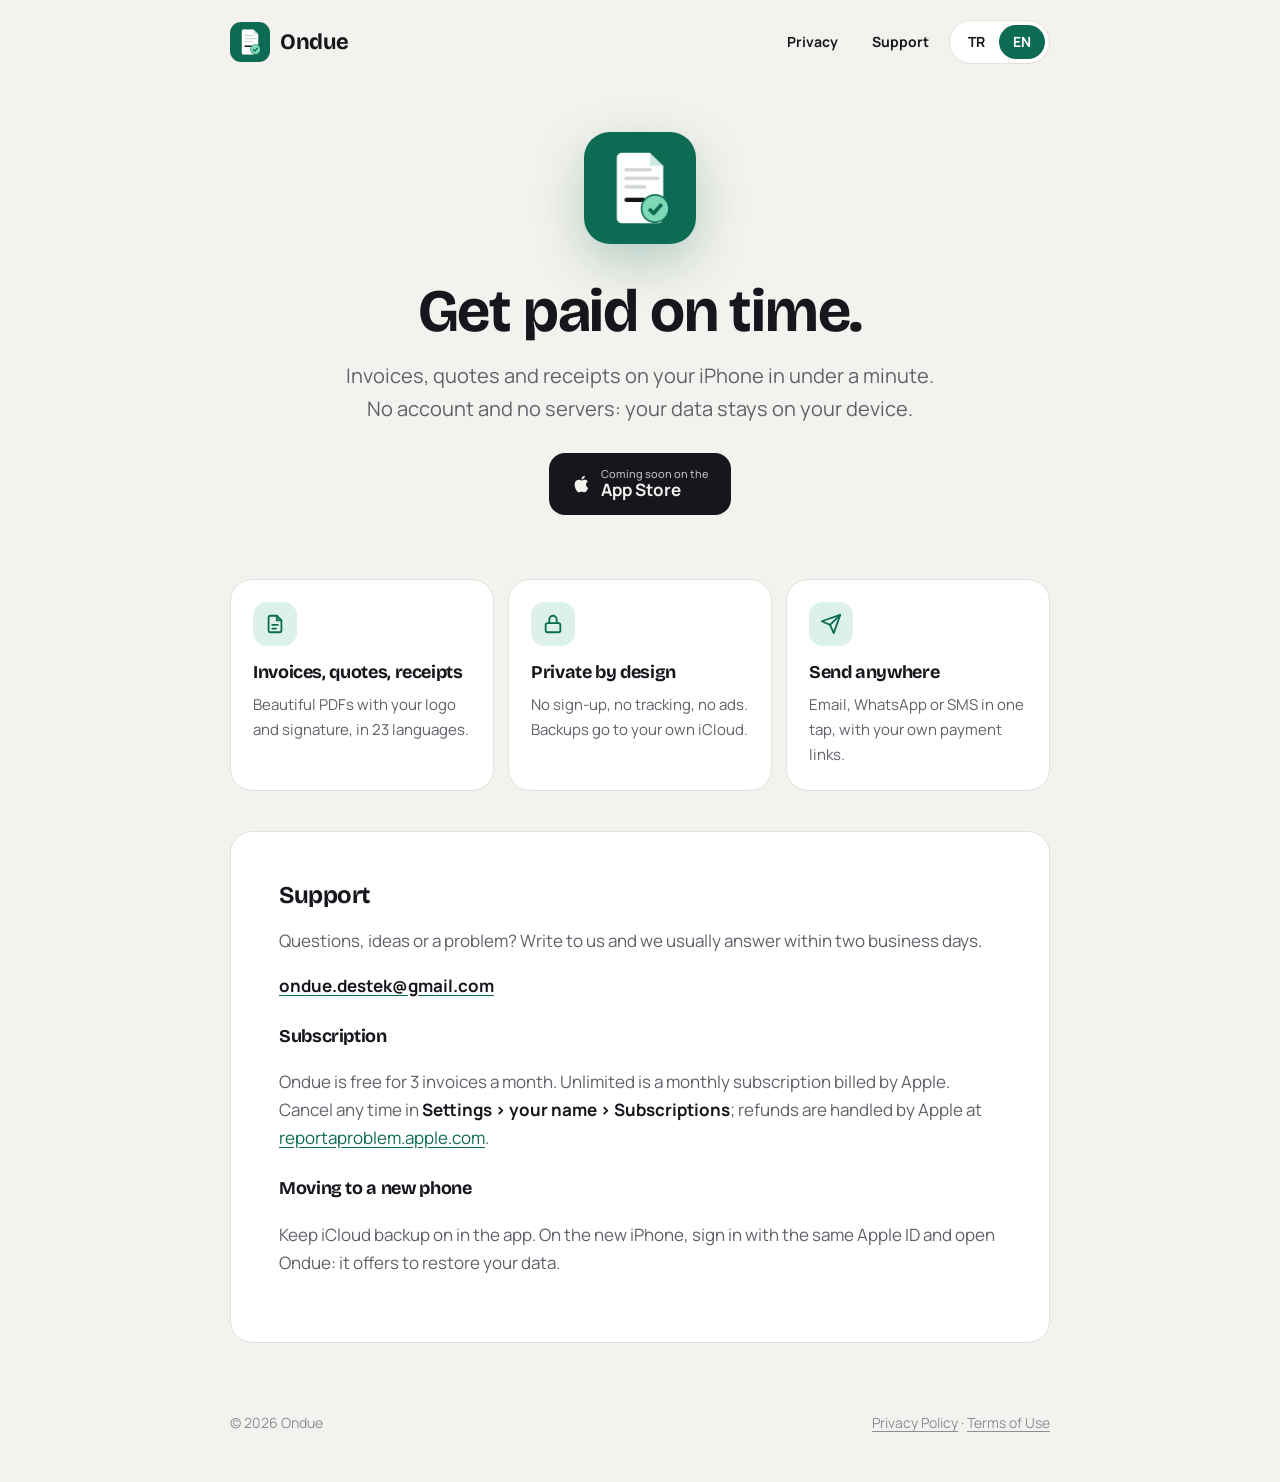
<file: index.html>
<!doctype html>
<html lang="en" data-lang="en">
<head>
  <meta charset="utf-8" />
  <meta name="viewport" content="width=device-width, initial-scale=1" />
  <title>Ondue: Invoices, quotes & receipts</title>
  <meta name="title-en" content="Ondue: Invoices, quotes & receipts" />
  <meta name="title-tr" content="Ondue: Fatura, teklif ve makbuz" />
  <meta name="description" content="Ondue makes invoices, quotes and receipts on your iPhone. No account, no servers: your data stays on your device." />
  <meta name="theme-color" content="#0E6B53" />
  <meta property="og:title" content="Ondue" />
  <meta property="og:description" content="Invoices, quotes and receipts on your iPhone. Your data stays on your device." />
  <meta property="og:image" content="logo.png" />
  <link rel="icon" href="favicon.png" />
  <link rel="apple-touch-icon" href="logo.png" />
  <link rel="preconnect" href="https://fonts.googleapis.com" />
  <link rel="preconnect" href="https://fonts.gstatic.com" crossorigin />
  <link href="https://fonts.googleapis.com/css2?family=Bricolage+Grotesque:opsz,wght@12..96,700&family=Manrope:wght@400;500;700&display=swap" rel="stylesheet" />
  <link rel="stylesheet" href="style.css" />
  <script src="lang.js"></script>
</head>
<body>
  <header class="top">
    <div class="wrap">
      <a class="brand" href="./"><img src="logo.png" alt="" width="40" height="40" /><span>Ondue</span></a>
      <nav class="nav">
        <a href="privacy.html"><span lang-block="en">Privacy</span><span lang-block="tr">Gizlilik</span></a>
        <a href="#support"><span lang-block="en">Support</span><span lang-block="tr">Destek</span></a>
        <div class="lang" role="group" aria-label="Language"><button data-lang="tr" aria-pressed="false">TR</button><button data-lang="en" aria-pressed="true">EN</button></div>
      </nav>
    </div>
  </header>

  <main class="wrap">
    <section class="hero">
      <img class="icon" src="logo.png" alt="Ondue" width="112" height="112" />
      <div lang-block="en">
        <h1>Get paid on time.</h1>
        <p class="lead">Invoices, quotes and receipts on your iPhone in under a minute. No account and no servers: your data stays on your device.</p>
      </div>
      <div lang-block="tr">
        <h1>Paranı zamanında al.</h1>
        <p class="lead">Fatura, teklif ve makbuzu iPhone'unda bir dakikada hazırla. Hesap yok, sunucu yok: verilerin cihazında kalır.</p>
      </div>
      <span class="badge" aria-label="App Store">
        <svg width="22" height="22" viewBox="0 0 24 24" fill="currentColor" aria-hidden="true"><path d="M16.37 12.6c-.02-2.3 1.88-3.4 1.97-3.46-1.07-1.57-2.74-1.78-3.33-1.8-1.42-.14-2.77.83-3.49.83-.72 0-1.83-.81-3-.79-1.55.02-2.97.9-3.77 2.28-1.6 2.78-.41 6.9 1.15 9.15.76 1.1 1.67 2.34 2.86 2.3 1.15-.05 1.58-.74 2.97-.74 1.38 0 1.77.74 2.98.72 1.23-.02 2.01-1.12 2.76-2.23.87-1.28 1.23-2.51 1.25-2.58-.03-.01-2.4-.92-2.42-3.65zM14.1 5.86c.63-.77 1.06-1.83.94-2.89-.91.04-2.01.61-2.66 1.37-.58.67-1.09 1.76-.96 2.8 1.02.08 2.05-.52 2.68-1.28z"/></svg>
        <span lang-block="en"><small>Coming soon on the</small>App Store</span>
        <span lang-block="tr"><small>Yakında</small>App Store'da</span>
      </span>
    </section>

    <section class="grid" aria-label="Features">
      <div class="card">
        <div class="dot"><svg viewBox="0 0 24 24" fill="none" stroke="currentColor" stroke-width="2" stroke-linecap="round" stroke-linejoin="round"><path d="M14 3H7a2 2 0 0 0-2 2v14a2 2 0 0 0 2 2h10a2 2 0 0 0 2-2V8z"/><path d="M14 3v5h5M9 13h6M9 17h4"/></svg></div>
        <h3 lang-block="en">Invoices, quotes, receipts</h3><h3 lang-block="tr">Fatura, teklif, makbuz</h3>
        <p lang-block="en">Beautiful PDFs with your logo and signature, in 23 languages.</p>
        <p lang-block="tr">Logon ve imzanla şık PDF'ler, 23 dilde.</p>
      </div>
      <div class="card">
        <div class="dot"><svg viewBox="0 0 24 24" fill="none" stroke="currentColor" stroke-width="2" stroke-linecap="round" stroke-linejoin="round"><rect x="4" y="11" width="16" height="10" rx="2"/><path d="M8 11V7a4 4 0 0 1 8 0v4"/></svg></div>
        <h3 lang-block="en">Private by design</h3><h3 lang-block="tr">Gizlilik esaslı</h3>
        <p lang-block="en">No sign-up, no tracking, no ads. Backups go to your own iCloud.</p>
        <p lang-block="tr">Üyelik yok, takip yok, reklam yok. Yedekler senin iCloud'una gider.</p>
      </div>
      <div class="card">
        <div class="dot"><svg viewBox="0 0 24 24" fill="none" stroke="currentColor" stroke-width="2" stroke-linecap="round" stroke-linejoin="round"><path d="M22 2 11 13"/><path d="M22 2 15 22l-4-9-9-4z"/></svg></div>
        <h3 lang-block="en">Send anywhere</h3><h3 lang-block="tr">Her yerden gönder</h3>
        <p lang-block="en">Email, WhatsApp or SMS in one tap, with your own payment links.</p>
        <p lang-block="tr">E-posta, WhatsApp ya da SMS ile tek dokunuşta, kendi ödeme linklerinle.</p>
      </div>
    </section>

    <section id="support" class="doc">
      <h2 lang-block="en" style="margin-top:0">Support</h2>
      <h2 lang-block="tr" style="margin-top:0">Destek</h2>
      <p lang-block="en">Questions, ideas or a problem? Write to us and we usually answer within two business days.</p>
      <p lang-block="tr">Sorun, soru ya da önerin mi var? Bize yaz, genellikle iki iş günü içinde dönüyoruz.</p>
      <p><a href="mailto:ondue.destek@gmail.com"><strong>ondue.destek@gmail.com</strong></a></p>
      <h3 lang-block="en">Subscription</h3><h3 lang-block="tr">Abonelik</h3>
      <p lang-block="en">Ondue is free for 3 invoices a month. Unlimited is a monthly subscription billed by Apple. Cancel any time in <strong>Settings › your name › Subscriptions</strong>; refunds are handled by Apple at <a href="https://reportaproblem.apple.com">reportaproblem.apple.com</a>.</p>
      <p lang-block="tr">Ondue ayda 3 faturaya kadar ücretsizdir. Sınırsız kullanım, Apple üzerinden faturalanan aylık bir aboneliktir. İstediğin zaman <strong>Ayarlar › adın › Abonelikler</strong>'den iptal edebilirsin. İadeleri Apple <a href="https://reportaproblem.apple.com">reportaproblem.apple.com</a> üzerinden yapar.</p>
      <h3 lang-block="en">Moving to a new phone</h3><h3 lang-block="tr">Yeni telefona geçiş</h3>
      <p lang-block="en">Keep iCloud backup on in the app. On the new iPhone, sign in with the same Apple ID and open Ondue: it offers to restore your data.</p>
      <p lang-block="tr">Uygulamada iCloud yedeğini açık tut. Yeni iPhone'da aynı Apple kimliğiyle giriş yapıp Ondue'yu açtığında verilerini geri yüklemeyi önerir.</p>
    </section>
  </main>

  <footer>
    <div class="wrap">
      <span>© 2026 Ondue</span>
      <span><a href="privacy.html"><span lang-block="en">Privacy Policy</span><span lang-block="tr">Gizlilik Politikası</span></a> · <a href="https://www.apple.com/legal/internet-services/itunes/dev/stdeula/"><span lang-block="en">Terms of Use</span><span lang-block="tr">Kullanım Koşulları</span></a></span>
    </div>
  </footer>
</body>
</html>
</file>
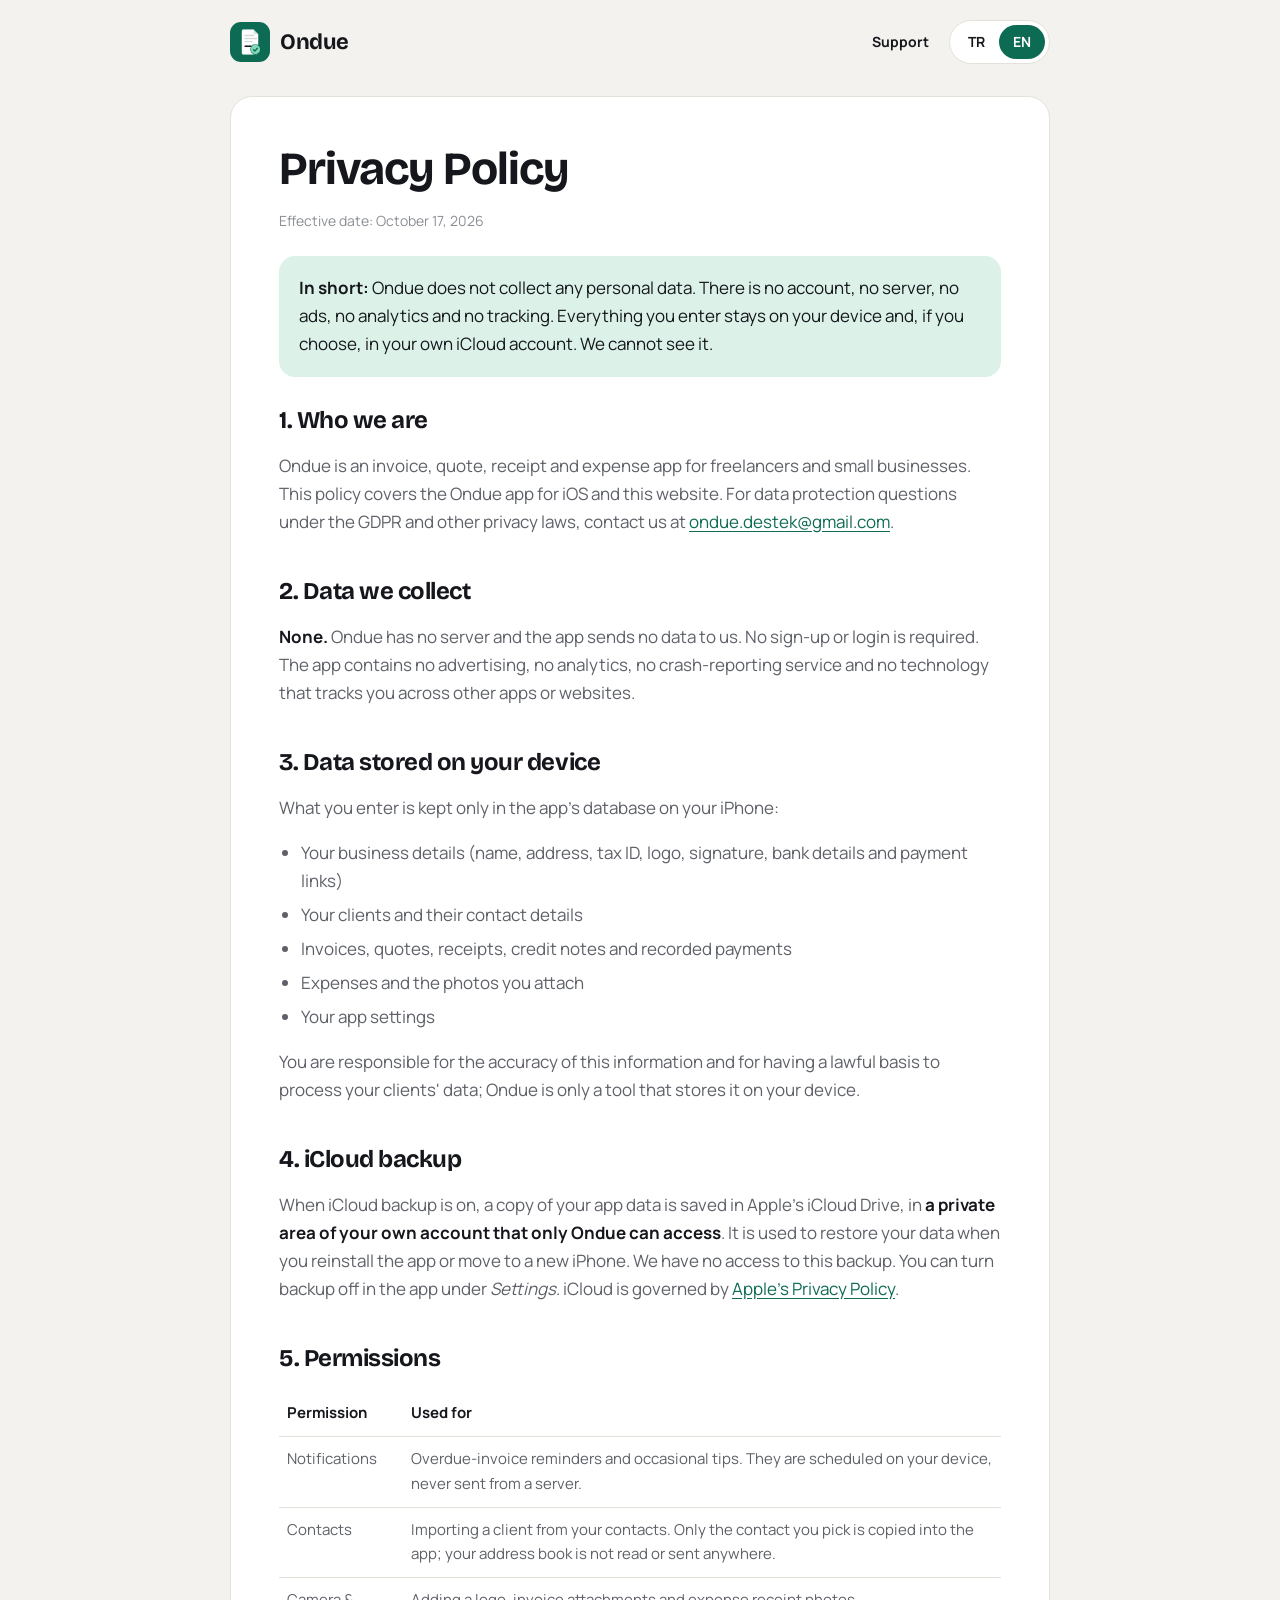
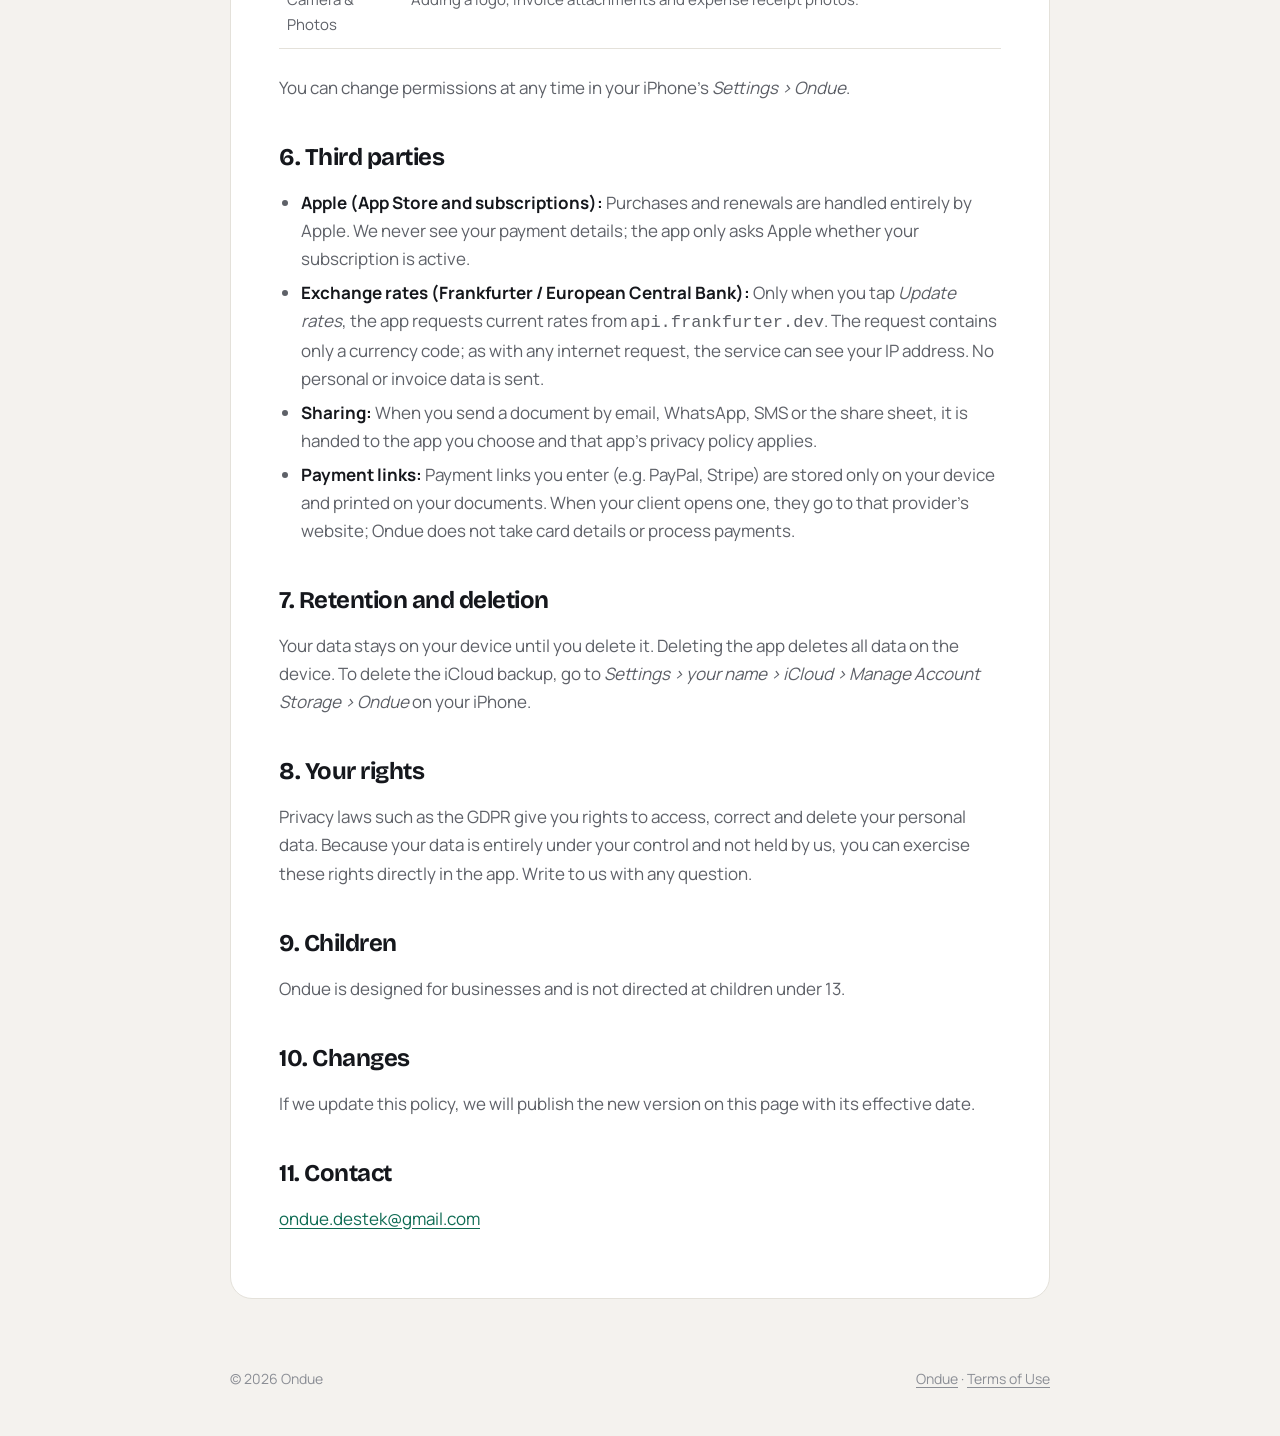
<file: privacy.html>
<!doctype html>
<html lang="en" data-lang="en">
<head>
  <meta charset="utf-8" />
  <meta name="viewport" content="width=device-width, initial-scale=1" />
  <title>Privacy Policy · Ondue</title>
  <meta name="title-en" content="Privacy Policy · Ondue" />
  <meta name="title-tr" content="Gizlilik Politikası · Ondue" />
  <meta name="description" content="Ondue does not collect personal data. Everything stays on your device and in your own iCloud." />
  <meta name="theme-color" content="#0E6B53" />
  <link rel="icon" href="favicon.png" />
  <link rel="apple-touch-icon" href="logo.png" />
  <link rel="preconnect" href="https://fonts.googleapis.com" />
  <link rel="preconnect" href="https://fonts.gstatic.com" crossorigin />
  <link href="https://fonts.googleapis.com/css2?family=Bricolage+Grotesque:opsz,wght@12..96,700&family=Manrope:wght@400;500;700&display=swap" rel="stylesheet" />
  <link rel="stylesheet" href="style.css" />
  <script src="lang.js"></script>
</head>
<body>
  <header class="top">
    <div class="wrap">
      <a class="brand" href="./"><img src="logo.png" alt="" width="40" height="40" /><span>Ondue</span></a>
      <nav class="nav">
        <a href="./#support"><span lang-block="en">Support</span><span lang-block="tr">Destek</span></a>
        <div class="lang" role="group" aria-label="Language"><button data-lang="tr" aria-pressed="false">TR</button><button data-lang="en" aria-pressed="true">EN</button></div>
      </nav>
    </div>
  </header>

  <main class="wrap">
    <!-- ============================ TÜRKÇE ============================ -->
    <article class="doc" lang-block="tr" lang="tr">
      <h1>Gizlilik Politikası</h1>
      <p class="meta">Yürürlük tarihi: 17 Ekim 2026</p>

      <div class="summary">
        <p><strong>Kısaca:</strong> Ondue senden hiçbir kişisel veri toplamaz. Hesap, sunucu, reklam, analiz ya da takip yoktur. Girdiğin her şey cihazında ve istersen kendi iCloud hesabında saklanır. Biz bu verileri göremeyiz.</p>
      </div>

      <h2>1. Biz kimiz</h2>
      <p>Ondue, serbest çalışanlar ve küçük işletmeler için bir fatura, teklif, makbuz ve gider uygulamasıdır. Bu politika, iOS için Ondue uygulamasını ve bu web sitesini kapsar. 6698 sayılı Kişisel Verilerin Korunması Kanunu (KVKK) ve AB Genel Veri Koruma Tüzüğü (GDPR) açısından iletişim adresimiz: <a href="mailto:ondue.destek@gmail.com">ondue.destek@gmail.com</a>.</p>

      <h2>2. Topladığımız veriler</h2>
      <p><strong>Hiçbiri.</strong> Ondue'nun bir sunucusu yoktur ve uygulama bize hiçbir veri göndermez. Kayıt ya da giriş gerekmez. Uygulamada reklam, analiz aracı, hata raporlama servisi ya da başka uygulama ve sitelerde seni takip eden bir teknoloji bulunmaz.</p>

      <h2>3. Cihazında saklanan veriler</h2>
      <p>Uygulamaya girdiğin bilgiler yalnızca iPhone'undaki uygulama veritabanında tutulur:</p>
      <ul>
        <li>İşletme bilgilerin (ad, adres, vergi numarası, logo, imza, banka ve ödeme linkleri)</li>
        <li>Müşterilerin ve iletişim bilgileri</li>
        <li>Faturalar, teklifler, makbuzlar, iade faturaları ve ödeme kayıtları</li>
        <li>Giderler ve eklediğin fotoğraflar</li>
        <li>Uygulama ayarların</li>
      </ul>
      <p>Bu bilgilerin doğruluğundan ve müşterilerinin verilerini işlemek için gerekli hukuki dayanaktan sen sorumlusun; Ondue yalnızca bu verileri senin cihazında saklayan bir araçtır.</p>

      <h2>4. iCloud yedeği</h2>
      <p>iCloud yedeği açıkken uygulama verilerinin bir kopyası, Apple'ın iCloud Drive hizmetinde <strong>senin hesabına ait, yalnızca Ondue'nun erişebildiği özel bir alana</strong> kaydedilir. Bu yedek, uygulamayı silip yeniden yüklediğinde ya da yeni bir iPhone'a geçtiğinde verilerini geri yüklemek için kullanılır. Biz bu yedeğe erişemeyiz. Yedeklemeyi uygulamada <em>Ayarlar</em> bölümünden kapatabilirsin. iCloud, <a href="https://www.apple.com/tr/legal/privacy/">Apple'ın gizlilik politikasına</a> tabidir.</p>

      <h2>5. İzinler</h2>
      <div class="table-wrap">
        <table>
          <tr><th>İzin</th><th>Ne için</th></tr>
          <tr><td>Bildirimler</td><td>Geciken fatura hatırlatmaları ve seyrek ipuçları. Bildirimler cihazında planlanır, sunucudan gönderilmez.</td></tr>
          <tr><td>Kişiler</td><td>Rehberinden müşteri aktarmak. Yalnızca seçtiğin kişinin bilgileri uygulamaya kopyalanır, rehberin okunmaz ya da bir yere gönderilmez.</td></tr>
          <tr><td>Kamera ve Fotoğraflar</td><td>Logo, fatura ekleri ve gider fişi fotoğrafları eklemek.</td></tr>
        </table>
      </div>
      <p>İzinleri istediğin zaman iPhone'un <em>Ayarlar › Ondue</em> bölümünden değiştirebilirsin.</p>

      <h2>6. Üçüncü taraflar</h2>
      <ul>
        <li><strong>Apple (App Store ve abonelik):</strong> Abonelik satın alma ve yenileme işlemleri tamamen Apple tarafından yürütülür. Ödeme bilgilerini görmeyiz; uygulama yalnızca Apple'dan aboneliğinin aktif olup olmadığını öğrenir.</li>
        <li><strong>Döviz kurları (Frankfurter / Avrupa Merkez Bankası):</strong> Yalnızca <em>Kurları güncelle</em> düğmesine bastığında, uygulama <code>api.frankfurter.dev</code> adresinden güncel kurları ister. Bu istekte yalnızca para birimi kodu gönderilir; her internet isteğinde olduğu gibi IP adresin bu servis tarafından görülebilir. Kişisel ya da fatura verisi gönderilmez.</li>
        <li><strong>Paylaşım:</strong> Bir belgeyi e-posta, WhatsApp, SMS ya da paylaşım menüsüyle gönderdiğinde, belge senin seçtiğin uygulamaya aktarılır ve o uygulamanın gizlilik politikası geçerli olur.</li>
        <li><strong>Ödeme linkleri:</strong> Girdiğin ödeme linkleri (ör. iyzico, PayTR, PayPal) yalnızca cihazında saklanır ve belgelerine eklenir. Müşterin linke tıkladığında ilgili ödeme sağlayıcısının sitesine gider; Ondue kart bilgisi almaz ve ödeme işlemez.</li>
      </ul>

      <h2>7. Saklama süresi ve silme</h2>
      <p>Veriler, sen silene kadar cihazında kalır. Uygulamayı silmek cihazdaki tüm verileri siler. iCloud yedeğini silmek için iPhone'unda <em>Ayarlar › adın › iCloud › Hesap Depolamasını Yönet › Ondue</em> yolunu izleyebilirsin.</p>

      <h2>8. Hakların</h2>
      <p>KVKK ve GDPR kapsamında kişisel verilerine erişme, düzeltme ve silme gibi hakların vardır. Verilerin bizde değil, tamamen senin kontrolünde olduğu için bu hakları doğrudan uygulama içinden kullanabilirsin. Her türlü soru için bize yazabilirsin.</p>

      <h2>9. Çocuklar</h2>
      <p>Ondue işletmeler için tasarlanmıştır ve 13 yaşın altındaki çocuklara yönelik değildir.</p>

      <h2>10. Değişiklikler</h2>
      <p>Bu politikayı güncellersek yeni sürümü bu sayfada, yürürlük tarihiyle birlikte yayınlarız.</p>

      <h2>11. İletişim</h2>
      <p><a href="mailto:ondue.destek@gmail.com">ondue.destek@gmail.com</a></p>
    </article>

    <!-- ============================ ENGLISH ============================ -->
    <article class="doc" lang-block="en" lang="en">
      <h1>Privacy Policy</h1>
      <p class="meta">Effective date: October 17, 2026</p>

      <div class="summary">
        <p><strong>In short:</strong> Ondue does not collect any personal data. There is no account, no server, no ads, no analytics and no tracking. Everything you enter stays on your device and, if you choose, in your own iCloud account. We cannot see it.</p>
      </div>

      <h2>1. Who we are</h2>
      <p>Ondue is an invoice, quote, receipt and expense app for freelancers and small businesses. This policy covers the Ondue app for iOS and this website. For data protection questions under the GDPR and other privacy laws, contact us at <a href="mailto:ondue.destek@gmail.com">ondue.destek@gmail.com</a>.</p>

      <h2>2. Data we collect</h2>
      <p><strong>None.</strong> Ondue has no server and the app sends no data to us. No sign-up or login is required. The app contains no advertising, no analytics, no crash-reporting service and no technology that tracks you across other apps or websites.</p>

      <h2>3. Data stored on your device</h2>
      <p>What you enter is kept only in the app's database on your iPhone:</p>
      <ul>
        <li>Your business details (name, address, tax ID, logo, signature, bank details and payment links)</li>
        <li>Your clients and their contact details</li>
        <li>Invoices, quotes, receipts, credit notes and recorded payments</li>
        <li>Expenses and the photos you attach</li>
        <li>Your app settings</li>
      </ul>
      <p>You are responsible for the accuracy of this information and for having a lawful basis to process your clients' data; Ondue is only a tool that stores it on your device.</p>

      <h2>4. iCloud backup</h2>
      <p>When iCloud backup is on, a copy of your app data is saved in Apple's iCloud Drive, in <strong>a private area of your own account that only Ondue can access</strong>. It is used to restore your data when you reinstall the app or move to a new iPhone. We have no access to this backup. You can turn backup off in the app under <em>Settings</em>. iCloud is governed by <a href="https://www.apple.com/legal/privacy/">Apple's Privacy Policy</a>.</p>

      <h2>5. Permissions</h2>
      <div class="table-wrap">
        <table>
          <tr><th>Permission</th><th>Used for</th></tr>
          <tr><td>Notifications</td><td>Overdue-invoice reminders and occasional tips. They are scheduled on your device, never sent from a server.</td></tr>
          <tr><td>Contacts</td><td>Importing a client from your contacts. Only the contact you pick is copied into the app; your address book is not read or sent anywhere.</td></tr>
          <tr><td>Camera &amp; Photos</td><td>Adding a logo, invoice attachments and expense receipt photos.</td></tr>
        </table>
      </div>
      <p>You can change permissions at any time in your iPhone's <em>Settings › Ondue</em>.</p>

      <h2>6. Third parties</h2>
      <ul>
        <li><strong>Apple (App Store and subscriptions):</strong> Purchases and renewals are handled entirely by Apple. We never see your payment details; the app only asks Apple whether your subscription is active.</li>
        <li><strong>Exchange rates (Frankfurter / European Central Bank):</strong> Only when you tap <em>Update rates</em>, the app requests current rates from <code>api.frankfurter.dev</code>. The request contains only a currency code; as with any internet request, the service can see your IP address. No personal or invoice data is sent.</li>
        <li><strong>Sharing:</strong> When you send a document by email, WhatsApp, SMS or the share sheet, it is handed to the app you choose and that app's privacy policy applies.</li>
        <li><strong>Payment links:</strong> Payment links you enter (e.g. PayPal, Stripe) are stored only on your device and printed on your documents. When your client opens one, they go to that provider's website; Ondue does not take card details or process payments.</li>
      </ul>

      <h2>7. Retention and deletion</h2>
      <p>Your data stays on your device until you delete it. Deleting the app deletes all data on the device. To delete the iCloud backup, go to <em>Settings › your name › iCloud › Manage Account Storage › Ondue</em> on your iPhone.</p>

      <h2>8. Your rights</h2>
      <p>Privacy laws such as the GDPR give you rights to access, correct and delete your personal data. Because your data is entirely under your control and not held by us, you can exercise these rights directly in the app. Write to us with any question.</p>

      <h2>9. Children</h2>
      <p>Ondue is designed for businesses and is not directed at children under 13.</p>

      <h2>10. Changes</h2>
      <p>If we update this policy, we will publish the new version on this page with its effective date.</p>

      <h2>11. Contact</h2>
      <p><a href="mailto:ondue.destek@gmail.com">ondue.destek@gmail.com</a></p>
    </article>
  </main>

  <footer>
    <div class="wrap">
      <span>© 2026 Ondue</span>
      <span><a href="./">Ondue</a> · <a href="https://www.apple.com/legal/internet-services/itunes/dev/stdeula/"><span lang-block="en">Terms of Use</span><span lang-block="tr">Kullanım Koşulları</span></a></span>
    </div>
  </footer>
</body>
</html>
</file>
<file: style.css>
:root {
  --bg: #f4f2ee;
  --card: #ffffff;
  --ink: #15171c;
  --muted: #5e6168;
  --faint: #8b8e95;
  --line: #e4e1da;
  --accent: #0e6b53;
  --accent-ink: #ffffff;
  --mint: #7fd8b6;
  --mint-soft: #dcf2e8;
  --radius: 22px;
  color-scheme: light;
}
@media (prefers-color-scheme: dark) {
  :root {
    --bg: #101215;
    --card: #171a1f;
    --ink: #f3f4f6;
    --muted: #b9bdc6;
    --faint: #8b8f98;
    --line: #262a31;
    --accent: #7fd8b6;
    --accent-ink: #0b2a21;
    --mint-soft: #1e3a31;
    color-scheme: dark;
  }
}

* { box-sizing: border-box; }
html { -webkit-text-size-adjust: 100%; scroll-behavior: smooth; }
body {
  margin: 0;
  background: var(--bg);
  color: var(--ink);
  font: 400 17px/1.65 'Manrope', system-ui, -apple-system, 'Segoe UI', sans-serif;
  -webkit-font-smoothing: antialiased;
}
a { color: var(--accent); text-underline-offset: 3px; }
h1, h2, h3, .brand { font-family: 'Bricolage Grotesque', 'Manrope', system-ui, sans-serif; letter-spacing: -0.02em; }
h1 { font-size: clamp(36px, 7vw, 60px); line-height: 1.05; margin: 0 0 16px; }
h2 { font-size: 24px; line-height: 1.25; margin: 40px 0 10px; }
h3 { font-size: 18px; margin: 22px 0 6px; }
p, li { color: var(--muted); }
strong { color: var(--ink); }
ul { padding-left: 22px; }
li { margin: 6px 0; }

.wrap { max-width: 860px; margin: 0 auto; padding: 0 20px; }

/* header */
.top { padding: 20px 0; }
.top .wrap { display: flex; align-items: center; justify-content: space-between; gap: 12px; }
.brand { display: flex; align-items: center; gap: 10px; font-weight: 700; font-size: 22px; color: var(--ink); text-decoration: none; }
.brand img { width: 40px; height: 40px; border-radius: 11px; }
.nav { display: flex; align-items: center; gap: 6px; flex-wrap: wrap; justify-content: flex-end; }
.nav a, .lang button {
  font: 700 14px/1 'Manrope', system-ui, sans-serif;
  color: var(--ink); text-decoration: none;
  padding: 10px 14px; border-radius: 999px; border: 0; background: transparent; cursor: pointer;
}
.nav a:hover, .lang button:hover { background: var(--card); }
.lang { display: inline-flex; background: var(--card); border-radius: 999px; padding: 4px; border: 1px solid var(--line); }
.lang button[aria-pressed='true'] { background: var(--accent); color: var(--accent-ink); }

/* hero */
.hero { padding: 48px 0 24px; text-align: center; }
.hero .icon { width: 112px; height: 112px; border-radius: 26px; box-shadow: 0 18px 50px rgba(14, 107, 83, 0.28); margin-bottom: 28px; }
.hero p.lead { font-size: 20px; max-width: 600px; margin: 0 auto 28px; }
.badge {
  display: inline-flex; align-items: center; gap: 8px;
  background: var(--ink); color: var(--bg); text-decoration: none;
  font-weight: 700; padding: 14px 22px; border-radius: 16px;
}
.badge small { display: block; font-weight: 500; font-size: 11px; opacity: 0.75; line-height: 1.2; }
.badge span { line-height: 1.2; text-align: left; }
.note { font-size: 14px; color: var(--faint); margin-top: 12px; }

/* cards */
.grid { display: grid; grid-template-columns: repeat(auto-fit, minmax(230px, 1fr)); gap: 14px; margin: 40px 0; }
.card { background: var(--card); border-radius: var(--radius); padding: 22px; border: 1px solid var(--line); }
.card h3 { margin-top: 12px; }
.card p { margin: 0; font-size: 15px; }
.dot { width: 44px; height: 44px; border-radius: 14px; background: var(--mint-soft); display: grid; place-items: center; color: var(--accent); }
.dot svg { width: 22px; height: 22px; }

/* document */
.doc { background: var(--card); border-radius: var(--radius); border: 1px solid var(--line); padding: clamp(22px, 5vw, 48px); margin: 12px 0 40px; }
.doc h1 { font-size: clamp(32px, 6vw, 46px); }
.doc h2:first-of-type { margin-top: 28px; }
.meta { color: var(--faint); font-size: 14px; margin: 0; }
.summary { background: var(--mint-soft); border-radius: 16px; padding: 18px 20px; margin: 24px 0 8px; }
.summary p { color: var(--ink); margin: 0; }
table { width: 100%; border-collapse: collapse; font-size: 15px; margin: 8px 0; }
th, td { text-align: left; padding: 10px 8px; border-bottom: 1px solid var(--line); vertical-align: top; }
th { color: var(--ink); font-weight: 700; }
td { color: var(--muted); }
.table-wrap { overflow-x: auto; }

footer { padding: 28px 0 48px; color: var(--faint); font-size: 14px; }
footer .wrap { display: flex; justify-content: space-between; gap: 12px; flex-wrap: wrap; }
footer a { color: var(--faint); }

[lang-block] { display: none; }
html[data-lang='tr'] [lang-block='tr'], html[data-lang='en'] [lang-block='en'] { display: revert; }

@media (max-width: 560px) {
  body { font-size: 16px; }
  .nav a { padding: 8px 10px; }
  .brand span { display: none; }
}
</file>
